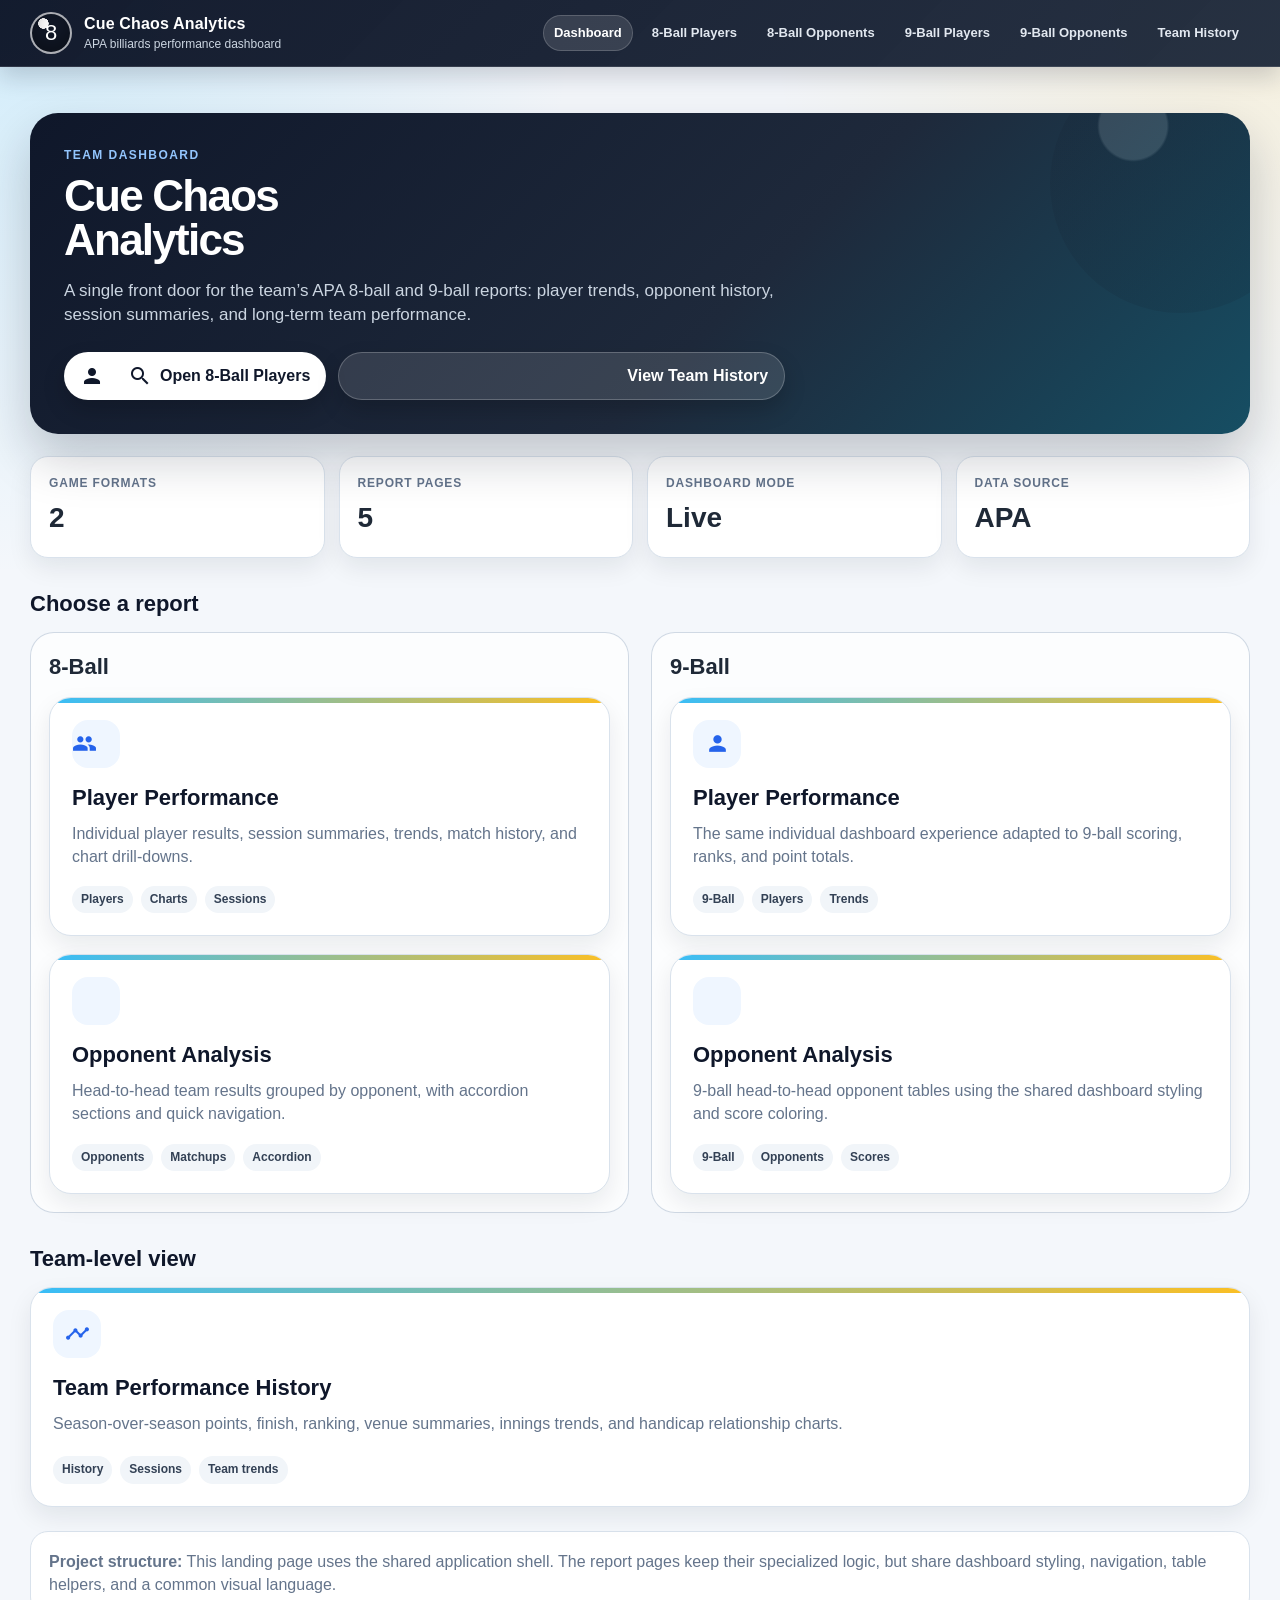
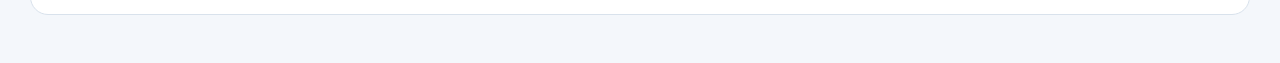
<file: static/index.html>
<!DOCTYPE html>
<html lang="en">
<head>
    <meta charset="utf-8" />
    <meta name="viewport" content="width=device-width, initial-scale=1" />
    <title Cue Chaos Analytics></title>
    <link href="https://fonts.googleapis.com/icon?family=Material+Icons" rel="stylesheet">
    <link href="css/dashboard.css" rel="stylesheet">
    <link href="css/app-shell.css" rel="stylesheet">
    <script src="js/app-shell.js" defer></script>
</head>
<body class="landing-page">
    <nav class="app-shell-topbar" aria-label="Main navigation">
        <div class="app-shell-inner">
            <div class="app-shell-brand">
                <div class="app-shell-mark" aria-hidden="true">8</div>
                <div>
                    <p class="app-shell-title">Cue Chaos Analytics</p>
                    <p class="app-shell-subtitle">APA billiards performance dashboard</p>
                </div>
            </div>
            <div class="app-shell-nav">
                <a href="index.html">Dashboard</a>
                <a href="pages/individual8.html">8-Ball Players</a>
                <a href="pages/opponents8.html">8-Ball Opponents</a>
                <a href="pages/individual9.html">9-Ball Players</a>
                <a href="pages/opponents9.html">9-Ball Opponents</a>
                <a href="pages/team.html">Team History</a>
            </div>
        </div>
    </nav>

    <main class="dashboard-container">
        <section class="landing-hero">
            <p class="landing-kicker">Team dashboard</p>
            <h1 class="landing-title">Cue Chaos<br>Analytics</h1>
            <p class="landing-copy">
                A single front door for the team’s APA 8-ball and 9-ball reports: player trends,
                opponent history, session summaries, and long-term team performance.
            </p>
            <div class="landing-actions">
                <a class="landing-action" href="pages/individual8.html"><span class="material-icons">person_search</span> Open 8-Ball Players</a>
                <a class="landing-action secondary" href="pages/team.html"><span class="material-icons">query_stats</span> View Team History</a>
            </div>
        </section>

        <section class="metric-strip" aria-label="Application overview">
            <div class="metric-card">
                <p class="metric-label">Game formats</p>
                <p class="metric-value">2</p>
            </div>
            <div class="metric-card">
                <p class="metric-label">Report pages</p>
                <p class="metric-value">5</p>
            </div>
            <div class="metric-card">
                <p class="metric-label">Dashboard mode</p>
                <p class="metric-value">Live</p>
            </div>
            <div class="metric-card">
                <p class="metric-label">Data source</p>
                <p class="metric-value">APA</p>
            </div>
        </section>

        <h2 class="report-section-title">Choose a report</h2>
        <section class="game-column-grid">
            <div class="game-column">
                <h2>8-Ball</h2>
                <div class="report-grid">
                    <a class="report-card" href="pages/individual8.html">
                        <span class="report-icon material-icons">groups</span>
                        <h3>Player Performance</h3>
                        <p>Individual player results, session summaries, trends, match history, and chart drill-downs.</p>
                        <span class="report-meta"><span class="report-pill">Players</span><span class="report-pill">Charts</span><span class="report-pill">Sessions</span></span>
                    </a>
                    <a class="report-card" href="pages/opponents8.html">
                        <span class="report-icon material-icons">shield</span>
                        <h3>Opponent Analysis</h3>
                        <p>Head-to-head team results grouped by opponent, with accordion sections and quick navigation.</p>
                        <span class="report-meta"><span class="report-pill">Opponents</span><span class="report-pill">Matchups</span><span class="report-pill">Accordion</span></span>
                    </a>
                </div>
            </div>

            <div class="game-column">
                <h2>9-Ball</h2>
                <div class="report-grid">
                    <a class="report-card" href="pages/individual9.html">
                        <span class="report-icon material-icons">person</span>
                        <h3>Player Performance</h3>
                        <p>The same individual dashboard experience adapted to 9-ball scoring, ranks, and point totals.</p>
                        <span class="report-meta"><span class="report-pill">9-Ball</span><span class="report-pill">Players</span><span class="report-pill">Trends</span></span>
                    </a>
                    <a class="report-card" href="pages/opponents9.html">
                        <span class="report-icon material-icons">sports_score</span>
                        <h3>Opponent Analysis</h3>
                        <p>9-ball head-to-head opponent tables using the shared dashboard styling and score coloring.</p>
                        <span class="report-meta"><span class="report-pill">9-Ball</span><span class="report-pill">Opponents</span><span class="report-pill">Scores</span></span>
                    </a>
                </div>
            </div>
        </section>

        <h2 class="report-section-title">Team-level view</h2>
        <section class="report-grid">
            <a class="report-card" href="pages/team.html">
                <span class="report-icon material-icons">timeline</span>
                <h3>Team Performance History</h3>
                <p>Season-over-season points, finish, ranking, venue summaries, innings trends, and handicap relationship charts.</p>
                <span class="report-meta"><span class="report-pill">History</span><span class="report-pill">Sessions</span><span class="report-pill">Team trends</span></span>
            </a>
        </section>

        <section class="dashboard-note">
            <strong>Project structure:</strong> This landing page uses the shared application shell. The report pages keep their specialized logic,
            but share dashboard styling, navigation, table helpers, and a common visual language.
        </section>
    </main>
</body>
</html>
</file>
<file: static/css/dashboard.css>
/* dashboard.css
   Shared project-level visual language. Page-specific CSS files can override these variables/classes.
*/
:root {
    --page-bg: #f4f7fb;
    --card-bg: #ffffff;
    --card-soft: #f8fafc;
    --text-main: #1f2937;
    --text-muted: #64748b;
    --accent: #2563eb;
    --accent-dark: #1e40af;
    --border: #d9e2ec;
    --success: #16a34a;
    --danger: #dc2626;
    --warning: #f59e0b;
    --shadow: 0 10px 24px rgba(15, 23, 42, 0.08);
    --radius: 16px;
}

* { box-sizing: border-box; }

body {
    margin: 0;
    min-height: 100vh;
    background: var(--page-bg);
    color: var(--text-main);
    font-family: Arial, Helvetica, sans-serif;
    line-height: 1.45;
}

a { color: var(--accent); }

.dashboard-container {
    width: 100%;
    max-width: 1800px;
    margin: 0 auto;
    padding: 24px 30px 48px;
}

.dashboard-header,
.dashboard-card,
.chart-card,
.table-card {
    background: var(--card-bg);
    border: 1px solid var(--border);
    border-radius: var(--radius);
    box-shadow: var(--shadow);
}

.dashboard-header {
    display: flex;
    align-items: center;
    gap: 18px;
    padding: 22px 24px;
    margin-bottom: 18px;
}

.dashboard-title {
    margin: 0;
    font-size: 28px;
    font-weight: 800;
}

.dashboard-subtitle {
    margin: 4px 0 0;
    color: var(--text-muted);
}

.dashboard-toolbar {
    position: sticky;
    top: 0;
    z-index: 10;
    display: flex;
    flex-wrap: wrap;
    gap: 12px;
    align-items: center;
    margin: 18px 0;
    padding: 14px 16px;
    background: rgba(255, 255, 255, 0.94);
    border: 1px solid var(--border);
    border-radius: var(--radius);
    box-shadow: var(--shadow);
    backdrop-filter: blur(8px);
}

.dashboard-button,
button {
    border: 0;
    border-radius: 999px;
    background: var(--accent);
    color: #fff;
    padding: 8px 14px;
    font-weight: 700;
    cursor: pointer;
}

.dashboard-button.secondary,
button.secondary {
    background: #e2e8f0;
    color: var(--text-main);
}

select,
input[type="search"],
input[type="text"] {
    border: 1px solid var(--border);
    border-radius: 10px;
    padding: 8px 10px;
    background: #fff;
    color: var(--text-main);
}

.chart-grid {
    display: grid;
    grid-template-columns: repeat(auto-fit, minmax(420px, 1fr));
    gap: 16px;
}

.chart-card,
.table-card,
.dashboard-card {
    padding: 16px;
    margin-bottom: 16px;
}

.table-scroll {
    width: 100%;
    overflow-x: auto;
}

table {
    border-collapse: collapse;
}

th {
    background: #eef2ff;
    color: #1e293b;
}

th, td {
    padding: 8px 10px;
    border-bottom: 1px solid var(--border);
}

@media (max-width: 800px) {
    .dashboard-container { padding: 14px; }
    .dashboard-header { align-items: flex-start; }
    .chart-grid { grid-template-columns: 1fr; }
}


/* Reusable scrollable dashboard table card */
.dashboard-table-card {
    background: var(--card-bg);
    border: 1px solid var(--border);
    border-radius: var(--radius);
    box-shadow: var(--shadow);
    overflow: hidden;
    margin-bottom: 18px;
}

.dashboard-table-header {
    display: flex;
    align-items: center;
    justify-content: space-between;
    gap: 16px;
    padding: 14px 16px;
    background: linear-gradient(180deg, #ffffff 0%, #f8fafc 100%);
    border-bottom: 1px solid var(--border);
}

.dashboard-table-title {
    margin: 0;
    color: var(--text-main);
    font-size: 1.05rem;
    font-weight: 800;
}

.dashboard-table-meta {
    margin: 3px 0 0;
    color: var(--text-muted);
    font-size: 0.85rem;
}

.dashboard-table-search {
    width: min(280px, 45vw);
}

.dashboard-table-scroll {
    --dashboard-table-row-height: 42px;
    --dashboard-table-header-height: 42px;
    max-height: calc(var(--dashboard-table-header-height) + (var(--dashboard-table-visible-rows, 5) * var(--dashboard-table-row-height)));
    overflow: auto;
    background: #ffffff;
}

.dashboard-table {
    width: 100%;
    border-collapse: collapse;
    border: 0 !important;
    border-radius: 0 !important;
}

.dashboard-table th {
    position: sticky;
    top: 0;
    z-index: 3;
    color: #ffffff;
    background: #334155;
    font-weight: 800;
    white-space: nowrap;
}

.dashboard-table td {
    background: #ffffff;
}

.dashboard-table th,
.dashboard-table td {
    min-height: var(--dashboard-table-row-height);
    padding: 9px 11px;
    border-bottom: 1px solid #edf2f7;
    color: var(--text-main);
    text-align: left;
}

.dashboard-table tr:nth-child(even) td {
    background: #f8fafc;
}

.dashboard-table tr:hover td {
    background: #e0f2fe;
}

.dashboard-table-empty {
    margin: 0;
    padding: 16px;
    color: var(--text-muted);
}

@media (max-width: 700px) {
    .dashboard-table-header {
        align-items: stretch;
        flex-direction: column;
    }

    .dashboard-table-search {
        width: 100%;
    }
}
</file>
<file: static/css/app-shell.css>
/* app-shell.css
   Shared application shell, landing page, navigation, breadcrumbs, and report launch cards.
*/
:root {
    --shell-navy: #0f172a;
    --shell-navy-2: #1e293b;
    --shell-accent: #38bdf8;
    --shell-gold: #fbbf24;
    --shell-green: #22c55e;
    --shell-red: #ef4444;
}

.app-shell-topbar {
    position: sticky;
    top: 0;
    z-index: 1000;
    background: linear-gradient(135deg, rgba(15,23,42,.98), rgba(30,41,59,.96));
    color: #fff;
    border-bottom: 1px solid rgba(255,255,255,.12);
    box-shadow: 0 10px 24px rgba(15,23,42,.18);
}

.app-shell-inner {
    max-width: 1800px;
    margin: 0 auto;
    padding: 12px 30px;
    display: flex;
    align-items: center;
    justify-content: space-between;
    gap: 18px;
}

.app-shell-brand {
    display: flex;
    align-items: center;
    gap: 12px;
    min-width: 240px;
}

.app-shell-mark {
    width: 42px;
    height: 42px;
    border-radius: 50%;
    display: grid;
    place-items: center;
    font-size: 22px;
    background: radial-gradient(circle at 30% 25%, #fff 0, #fff 13%, #111827 14%, #111827 100%);
    border: 2px solid rgba(255,255,255,.65);
    box-shadow: inset 0 -8px 18px rgba(0,0,0,.35);
}

.app-shell-title {
    margin: 0;
    font-weight: 800;
    font-size: 16px;
    letter-spacing: .01em;
}

.app-shell-subtitle {
    margin: 1px 0 0;
    font-size: 12px;
    color: #cbd5e1;
}

.app-shell-nav {
    display: flex;
    flex-wrap: wrap;
    gap: 8px;
    justify-content: flex-end;
}

.app-shell-nav a {
    color: #e2e8f0;
    text-decoration: none;
    font-weight: 700;
    font-size: 13px;
    padding: 8px 10px;
    border-radius: 999px;
    border: 1px solid transparent;
}

.app-shell-nav a:hover,
.app-shell-nav a.active {
    color: #fff;
    background: rgba(255,255,255,.12);
    border-color: rgba(255,255,255,.18);
}

.app-breadcrumbs {
    max-width: 1800px;
    margin: 16px auto -4px;
    padding: 0 30px;
    color: #64748b;
    font-size: 13px;
}

.app-breadcrumbs a {
    color: #2563eb;
    text-decoration: none;
    font-weight: 700;
}

.app-breadcrumbs span { margin: 0 6px; }

.landing-page {
    background:
        radial-gradient(circle at top left, rgba(56,189,248,.18), transparent 36rem),
        radial-gradient(circle at top right, rgba(251,191,36,.14), transparent 32rem),
        #f4f7fb;
}

.landing-hero {
    background: linear-gradient(135deg, #0f172a, #1e293b 58%, #164e63);
    color: #fff;
    border-radius: 28px;
    padding: 34px;
    margin: 22px 0;
    box-shadow: 0 24px 50px rgba(15,23,42,.22);
    position: relative;
    overflow: hidden;
}

.landing-hero::after {
    content: "";
    position: absolute;
    width: 260px;
    height: 260px;
    right: -60px;
    top: -60px;
    border-radius: 50%;
    background: radial-gradient(circle at 32% 28%, #fff 0, #fff 13%, #111827 14%, #111827 100%);
    opacity: .12;
}

.landing-kicker {
    color: #93c5fd;
    text-transform: uppercase;
    letter-spacing: .12em;
    font-weight: 800;
    font-size: 12px;
    margin: 0 0 10px;
}

.landing-title {
    margin: 0;
    font-size: clamp(24px, 5vw, 44px);
    line-height: .98;
    font-weight: 900;
    letter-spacing: -.04em;
}

.landing-copy {
    max-width: 760px;
    color: #cbd5e1;
    margin: 18px 0 0;
    font-size: 17px;
}

.landing-actions {
    display: flex;
    flex-wrap: wrap;
    gap: 12px;
    margin-top: 24px;
}

.landing-action {
    display: inline-flex;
    align-items: center;
    gap: 8px;
    text-decoration: none;
    background: #fff;
    color: #0f172a;
    border-radius: 999px;
    padding: 11px 16px;
    font-weight: 800;
    box-shadow: 0 10px 22px rgba(0,0,0,.18);
}

.landing-action.secondary {
    background: rgba(255,255,255,.12);
    color: #fff;
    border: 1px solid rgba(255,255,255,.22);
}

.metric-strip {
    display: grid;
    grid-template-columns: repeat(auto-fit, minmax(160px, 1fr));
    gap: 14px;
    margin: 18px 0 24px;
}

.metric-card {
    background: #fff;
    border: 1px solid var(--border, #d9e2ec);
    border-radius: 18px;
    padding: 18px;
    box-shadow: var(--shadow, 0 10px 24px rgba(15,23,42,.08));
}

.metric-label {
    color: #64748b;
    font-weight: 800;
    font-size: 12px;
    text-transform: uppercase;
    letter-spacing: .07em;
    margin: 0 0 6px;
}

.metric-value {
    font-size: 28px;
    font-weight: 900;
    margin: 0;
}

.report-section-title {
    margin: 30px 0 12px;
    font-size: 22px;
    font-weight: 900;
    color: #0f172a;
}

.report-grid {
    display: grid;
    grid-template-columns: repeat(auto-fit, minmax(280px, 1fr));
    gap: 18px;
}

.report-card {
    position: relative;
    display: flex;
    flex-direction: column;
    min-height: 220px;
    padding: 22px;
    border-radius: 22px;
    border: 1px solid var(--border, #d9e2ec);
    background: #fff;
    box-shadow: var(--shadow, 0 10px 24px rgba(15,23,42,.08));
    text-decoration: none;
    color: #0f172a;
    overflow: hidden;
}

.report-card:hover {
    transform: translateY(-2px);
    box-shadow: 0 18px 36px rgba(15,23,42,.14);
}

.report-card::before {
    content: "";
    position: absolute;
    inset: 0 0 auto 0;
    height: 5px;
    background: linear-gradient(90deg, var(--shell-accent), var(--shell-gold));
}

.report-icon {
    width: 48px;
    height: 48px;
    display: grid;
    place-items: center;
    border-radius: 16px;
    background: #eff6ff;
    color: #2563eb;
    font-size: 25px;
    margin-bottom: 14px;
}

.report-card h3 {
    margin: 0 0 8px;
    font-size: 22px;
    font-weight: 900;
}

.report-card p {
    color: #64748b;
    margin: 0;
    flex: 1;
}

.report-meta {
    margin-top: 18px;
    display: flex;
    flex-wrap: wrap;
    gap: 8px;
}

.report-pill {
    display: inline-flex;
    align-items: center;
    border-radius: 999px;
    padding: 5px 9px;
    font-size: 12px;
    font-weight: 800;
    background: #f1f5f9;
    color: #334155;
}

.game-column-grid {
    display: grid;
    grid-template-columns: repeat(auto-fit, minmax(320px, 1fr));
    gap: 22px;
}

.game-column {
    border-radius: 24px;
    padding: 18px;
    background: rgba(255,255,255,.72);
    border: 1px solid rgba(203,213,225,.9);
}

.game-column h2 {
    margin: 0 0 14px;
    font-size: 22px;
    font-weight: 900;
}

.dashboard-note {
    margin-top: 24px;
    background: #fff;
    border: 1px solid var(--border, #d9e2ec);
    border-radius: 18px;
    padding: 18px;
    color: #64748b;
}

@media (max-width: 760px) {
    .app-shell-inner { align-items: flex-start; flex-direction: column; padding: 12px 16px; }
    .app-shell-nav { justify-content: flex-start; }
    .app-breadcrumbs { padding: 0 16px; }
    .landing-hero { padding: 24px; border-radius: 22px; }
}
</file>
